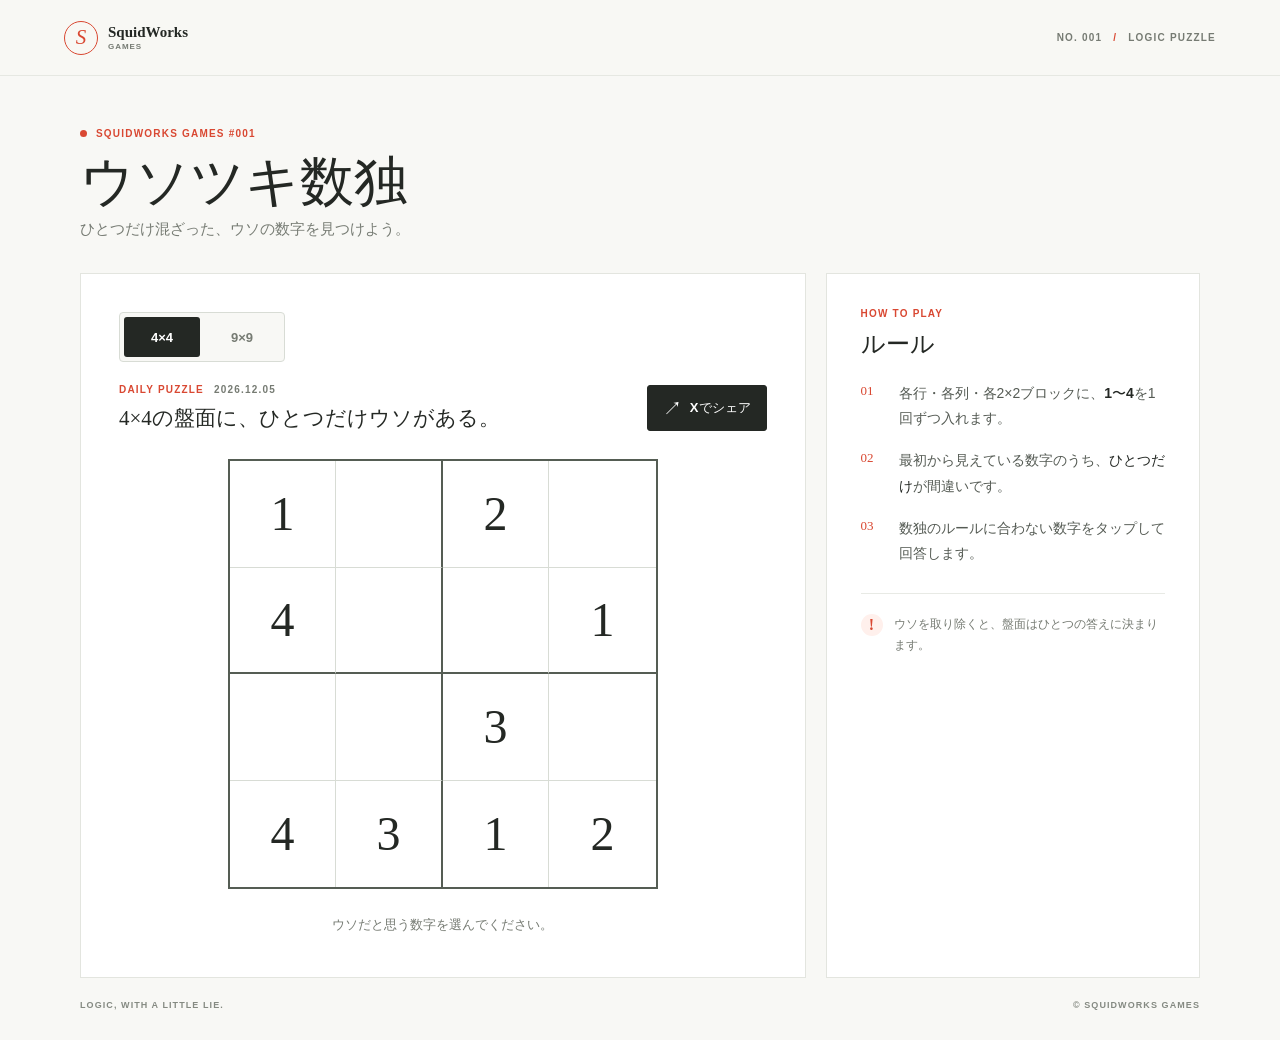
<file: index.html>
<!doctype html>
<html lang="ja">
  <head>
    <meta charset="utf-8">
    <meta name="viewport" content="width=device-width, initial-scale=1">
    <meta name="theme-color" content="#f8f8f5">
    <meta name="description" content="4×4のミニ数独で、たったひとつのウソの数字を見破ろう。">
    <title>ウソツキ数独 | SquidWorks Games</title>
    <link rel="stylesheet" href="style.css?v=4">
    <script type="module" src="script.js?v=8"></script>
  </head>
  <body>
    <header class="site-header">
      <a class="wordmark" href="./" aria-label="SquidWorks Games ホーム">
        <span class="brand-mark" aria-hidden="true">S</span>
        <span class="brand-copy"><strong>SquidWorks</strong><span>GAMES</span></span>
      </a>
      <span class="edition">NO. 001 <span aria-hidden="true">/</span> LOGIC PUZZLE</span>
    </header>

    <main class="game-shell">
      <section class="intro" aria-labelledby="game-title">
        <p class="eyebrow"><span class="eyebrow-dot"></span> SQUIDWORKS GAMES #001</p>
        <h1 id="game-title">ウソツキ数独</h1>
        <p class="lead">ひとつだけ混ざった、ウソの数字を見つけよう。</p>
      </section>

      <section class="play-area" aria-label="ゲーム">
        <div class="puzzle-panel">
          <div class="mode-switch" role="group" aria-label="数独のサイズ">
            <button class="mode-button is-active" id="mode-4-button" type="button" aria-pressed="true">4×4</button>
            <button class="mode-button" id="mode-9-button" type="button" aria-pressed="false">9×9</button>
          </div>
          <div class="panel-heading">
            <div>
              <p class="section-label">DAILY PUZZLE <span id="puzzle-date"></span></p>
              <h2 id="puzzle-heading">この中に、ひとつだけウソがある。</h2>
            </div>
            <a class="next-button" id="share-button" href="https://twitter.com/intent/tweet" target="_blank" rel="noopener noreferrer">
              <span aria-hidden="true">↗</span> Xでシェア
            </a>
          </div>

          <div class="board-wrap">
            <div class="board board--4" id="board" role="group" aria-label="4行4列の数独盤面"></div>
          </div>

          <section class="memo-controls" id="memo-controls" aria-label="メモ入力" hidden>
            <p class="section-label">MEMO</p>
            <p class="memo-status" id="memo-status" role="status" aria-live="polite"></p>
            <div class="memo-buttons" role="group" aria-label="メモの数字">
              <button type="button" data-memo-value="1">1</button>
              <button type="button" data-memo-value="2">2</button>
              <button type="button" data-memo-value="3">3</button>
              <button type="button" data-memo-value="4">4</button>
              <button type="button" data-memo-value="5">5</button>
              <button type="button" data-memo-value="6">6</button>
              <button type="button" data-memo-value="7">7</button>
              <button type="button" data-memo-value="8">8</button>
              <button type="button" data-memo-value="9">9</button>
              <button type="button" class="memo-delete" data-memo-delete>削除</button>
            </div>
          </section>

          <div class="answer-row">
            <p class="answer-hint" id="answer-hint">ウソだと思う数字を選んでください。</p>
            <p class="feedback" id="feedback" role="status" aria-live="polite"></p>
          </div>
        </div>

        <aside class="how-to" aria-labelledby="rules-title">
          <p class="section-label">HOW TO PLAY</p>
          <h2 id="rules-title">ルール</h2>
          <ol class="rules-list">
            <li><span>01</span><p>各行・各列・各<span id="rule-block-size">2×2</span>ブロックに、<strong id="rule-digits">1〜4</strong>を1回ずつ入れます。</p></li>
            <li><span>02</span><p>最初から見えている数字のうち、<strong>ひとつだけ</strong>が間違いです。</p></li>
            <li><span>03</span><p>数独のルールに合わない数字をタップして回答します。</p></li>
          </ol>
          <div class="rule-note">
            <span class="note-mark" aria-hidden="true">!</span>
            <p>ウソを取り除くと、盤面はひとつの答えに決まります。</p>
          </div>
        </aside>
      </section>

      <footer class="site-footer">
        <span>LOGIC, WITH A LITTLE LIE.</span>
        <span>© SQUIDWORKS GAMES</span>
      </footer>
    </main>
  </body>
</html>
</file>
<file: style.css>
:root {
  color-scheme: light;
  --paper: #f8f8f5;
  --surface: #ffffff;
  --ink: #242824;
  --muted: #767b73;
  --line: #d8dcd5;
  --line-strong: #555d54;
  --accent: #d94832;
  --accent-soft: #fff0ec;
  --success: #24784d;
  --success-soft: #eaf5ee;
  --memo: #356a9a;
  font-family: "Avenir Next", "Hiragino Kaku Gothic ProN", "Yu Gothic", sans-serif;
  font-synthesis: none;
  text-rendering: optimizeLegibility;
}

* { box-sizing: border-box; }

body {
  min-width: 320px;
  min-height: 100vh;
  margin: 0;
  background-color: var(--paper);
  background-image: radial-gradient(#d8dcd5 0.65px, transparent 0.65px);
  background-position: 12px 12px;
  background-size: 24px 24px;
  color: var(--ink);
}

button, a { -webkit-tap-highlight-color: transparent; }

.site-header {
  min-height: 76px;
  padding: 0 clamp(20px, 5vw, 72px);
  display: flex;
  align-items: center;
  justify-content: space-between;
  border-bottom: 1px solid #e6e8e2;
  background: rgba(248, 248, 245, 0.94);
}

.wordmark { display: inline-flex; align-items: center; gap: 10px; color: inherit; text-decoration: none; }
.brand-mark {
  width: 34px;
  height: 34px;
  display: grid;
  place-items: center;
  border: 1.5px solid var(--accent);
  border-radius: 50%;
  color: var(--accent);
  font-family: Georgia, serif;
  font-size: 21px;
  font-style: italic;
}
.brand-copy { display: grid; gap: 1px; }
.brand-copy strong { font-family: Georgia, "Yu Mincho", serif; font-size: 15px; font-weight: 600; }
.brand-copy span, .edition, .eyebrow, .section-label, .site-footer {
  font-size: 10px;
  font-weight: 700;
  letter-spacing: 0.12em;
}
.brand-copy span { color: var(--muted); font-size: 8px; }
.edition { color: var(--muted); }
.edition span { padding: 0 7px; color: var(--accent); }

.game-shell { width: min(1120px, calc(100% - 48px)); margin: 0 auto; }
.intro { padding: 52px 0 34px; }
.eyebrow { display: flex; align-items: center; gap: 9px; margin: 0 0 12px; color: var(--accent); }
.eyebrow-dot { width: 7px; height: 7px; border-radius: 50%; background: var(--accent); }
h1, h2, p { margin-top: 0; }
h1 { margin-bottom: 7px; font-family: Georgia, "Yu Mincho", serif; font-size: clamp(36px, 5vw, 54px); font-weight: 500; line-height: 1.15; }
.lead { margin: 0; color: var(--muted); font-size: 15px; }

.play-area { display: grid; grid-template-columns: minmax(0, 1.55fr) minmax(280px, 0.8fr); gap: 20px; align-items: stretch; }
.puzzle-panel, .how-to { background: var(--surface); border: 1px solid #e3e5df; }
.puzzle-panel { padding: clamp(20px, 3.2vw, 38px); }
.panel-heading { display: flex; align-items: center; justify-content: space-between; gap: 18px; }
.mode-switch {
  width: fit-content;
  display: flex;
  gap: 4px;
  margin-bottom: 22px;
  padding: 4px;
  border: 1px solid var(--line);
  border-radius: 4px;
  background: var(--paper);
}
.mode-button {
  min-width: 76px;
  min-height: 40px;
  padding: 0 14px;
  border: 0;
  border-radius: 3px;
  background: transparent;
  color: var(--muted);
  font: inherit;
  font-size: 13px;
  font-weight: 700;
  cursor: pointer;
}
.mode-button.is-active { background: var(--ink); color: #fff; }
.mode-button:focus-visible { outline: 3px solid #e99b8d; outline-offset: 2px; }
.section-label { margin: 0 0 9px; color: var(--accent); }
.section-label span { padding-left: 6px; color: var(--muted); }
.panel-heading h2 { margin: 0; font-family: Georgia, "Yu Mincho", serif; font-size: clamp(17px, 2vw, 21px); font-weight: 500; }
.next-button {
  min-height: 46px;
  padding: 0 15px;
  flex: 0 0 auto;
  display: inline-flex;
  align-items: center;
  gap: 8px;
  border: 1px solid var(--ink);
  border-radius: 3px;
  background: var(--ink);
  color: #fff;
  font: inherit;
  font-size: 13px;
  font-weight: 700;
  cursor: pointer;
  text-decoration: none;
  transition: background-color 140ms ease, color 140ms ease, transform 140ms ease;
}
.next-button span { font-size: 19px; line-height: 1; }
.next-button:hover { background: #414841; }
.next-button:active { transform: translateY(1px); }
.next-button:focus-visible, .cell:focus-visible { outline: 3px solid #e99b8d; outline-offset: 3px; }

.board-wrap { width: min(100%, 430px); margin: 27px auto 22px; }
.board {
  display: grid;
  grid-template-columns: repeat(var(--board-size, 4), minmax(0, 1fr));
  grid-template-rows: repeat(var(--board-size, 4), minmax(0, 1fr));
  aspect-ratio: 1;
  overflow: hidden;
  border: 2px solid var(--line-strong);
  background: var(--surface);
}
.cell {
  position: relative;
  min-width: 0;
  display: grid;
  place-items: center;
  border: 0;
  border-right: 1px solid var(--line);
  border-bottom: 1px solid var(--line);
  border-radius: 0;
  background: var(--surface);
  color: var(--ink);
  font-family: Georgia, "Yu Mincho", serif;
  font-size: clamp(28px, 6vw, 48px);
  font-weight: 500;
  cursor: default;
  transition: background-color 140ms ease, color 140ms ease;
}
.cell.is-block-right { border-right: 2px solid var(--line-strong); }
.cell.is-block-bottom { border-bottom: 2px solid var(--line-strong); }
.cell.is-edge-right { border-right: 0; }
.cell.is-edge-bottom { border-bottom: 0; }
.board--9 .cell { font-size: clamp(12px, 3.8vw, 25px); }
.cell.is-clue { cursor: pointer; }
.cell.is-clue:hover { background: #f3f5f0; }
.board--9 .cell.is-editable { cursor: pointer; }
.board--9 .cell.is-editable:hover { background: #f3f5f0; }
.cell.is-selected { z-index: 1; background: var(--accent-soft); color: var(--accent); box-shadow: inset 0 0 0 2px var(--accent); }
.cell.is-memo { color: var(--memo); font-weight: 700; }
.cell.is-revealed { background: var(--success-soft); color: var(--success); }
.cell.is-incorrect { animation: nudge 240ms ease-in-out; }
.cell:disabled { opacity: 1; }

.memo-controls { margin: 0 auto 21px; }
.memo-controls[hidden] { display: none; }
.memo-controls > .section-label { margin-bottom: 5px; text-align: center; }
.memo-status { min-height: 20px; margin: 0 0 10px; color: var(--muted); font-size: 12px; text-align: center; }
.memo-buttons { display: grid; grid-template-columns: repeat(5, minmax(0, 1fr)); gap: 7px; width: min(100%, 430px); margin: 0 auto; }
.memo-buttons button {
  min-height: 46px;
  border: 1px solid var(--line);
  border-radius: 3px;
  background: var(--paper);
  color: var(--ink);
  font: inherit;
  font-size: 16px;
  font-weight: 700;
  cursor: pointer;
  touch-action: manipulation;
}
.memo-buttons button:hover:not(:disabled) { border-color: var(--line-strong); background: #f0f2ed; }
.memo-buttons button:focus-visible { outline: 3px solid #e99b8d; outline-offset: 2px; }
.memo-buttons .memo-delete { grid-column: span 2; color: var(--accent); font-size: 13px; }
.memo-buttons button:disabled { cursor: default; opacity: 0.55; }

.answer-row { min-height: 28px; display: flex; align-items: center; justify-content: center; text-align: center; }
.answer-hint, .feedback { margin: 0; font-size: 13px; }
.answer-hint { color: var(--muted); }
.feedback { font-weight: 700; }
.feedback.is-correct { color: var(--success); }
.feedback.is-incorrect { color: var(--accent); }

.how-to { padding: clamp(24px, 3vw, 34px); }
.how-to > h2 { margin: 0 0 21px; font-family: Georgia, "Yu Mincho", serif; font-size: 24px; font-weight: 500; }
.rules-list { display: grid; gap: 17px; margin: 0; padding: 0; list-style: none; }
.rules-list li { display: grid; grid-template-columns: 28px 1fr; gap: 10px; align-items: start; }
.rules-list li > span { padding-top: 2px; color: var(--accent); font-family: Georgia, serif; font-size: 13px; }
.rules-list p { margin: 0; color: #555b54; font-size: 14px; line-height: 1.8; }
.rules-list strong { color: var(--ink); }
.rule-note { display: flex; align-items: flex-start; gap: 11px; margin-top: 27px; padding-top: 20px; border-top: 1px solid #e8eae5; }
.note-mark { width: 22px; height: 22px; flex: 0 0 auto; display: grid; place-items: center; border-radius: 50%; background: var(--accent-soft); color: var(--accent); font-family: Georgia, serif; font-weight: 700; }
.rule-note p { margin: 0; color: var(--muted); font-size: 12px; line-height: 1.7; }
.site-footer { display: flex; justify-content: space-between; padding: 22px 0 30px; color: #858a82; font-size: 9px; }

@keyframes nudge { 25% { transform: translateX(-3px); } 75% { transform: translateX(3px); } }

@media (max-width: 760px) {
  .game-shell { width: min(100% - 32px, 560px); }
  .intro { padding: 38px 0 25px; }
  .play-area { grid-template-columns: 1fr; gap: 14px; }
  .how-to { padding: 24px; }
  .rules-list { grid-template-columns: 1fr; }
  .site-footer { padding-bottom: 22px; }
}

@media (max-width: 430px) {
  .site-header { min-height: 64px; padding: 0 16px; }
  .edition { font-size: 8px; }
  .game-shell { width: calc(100% - 24px); }
  .panel-heading { align-items: flex-start; }
  .panel-heading h2 { max-width: 195px; line-height: 1.5; }
  .next-button { min-height: 44px; padding: 0 10px; font-size: 12px; }
  .puzzle-panel { padding: 17px 14px 19px; }
  .board-wrap { margin-top: 22px; }
  .answer-row { min-height: 34px; }
  .answer-hint, .feedback { font-size: 12px; }
}

@media (prefers-reduced-motion: reduce) {
  *, *::before, *::after { scroll-behavior: auto !important; animation-duration: 0.01ms !important; transition-duration: 0.01ms !important; }
}
</file>
